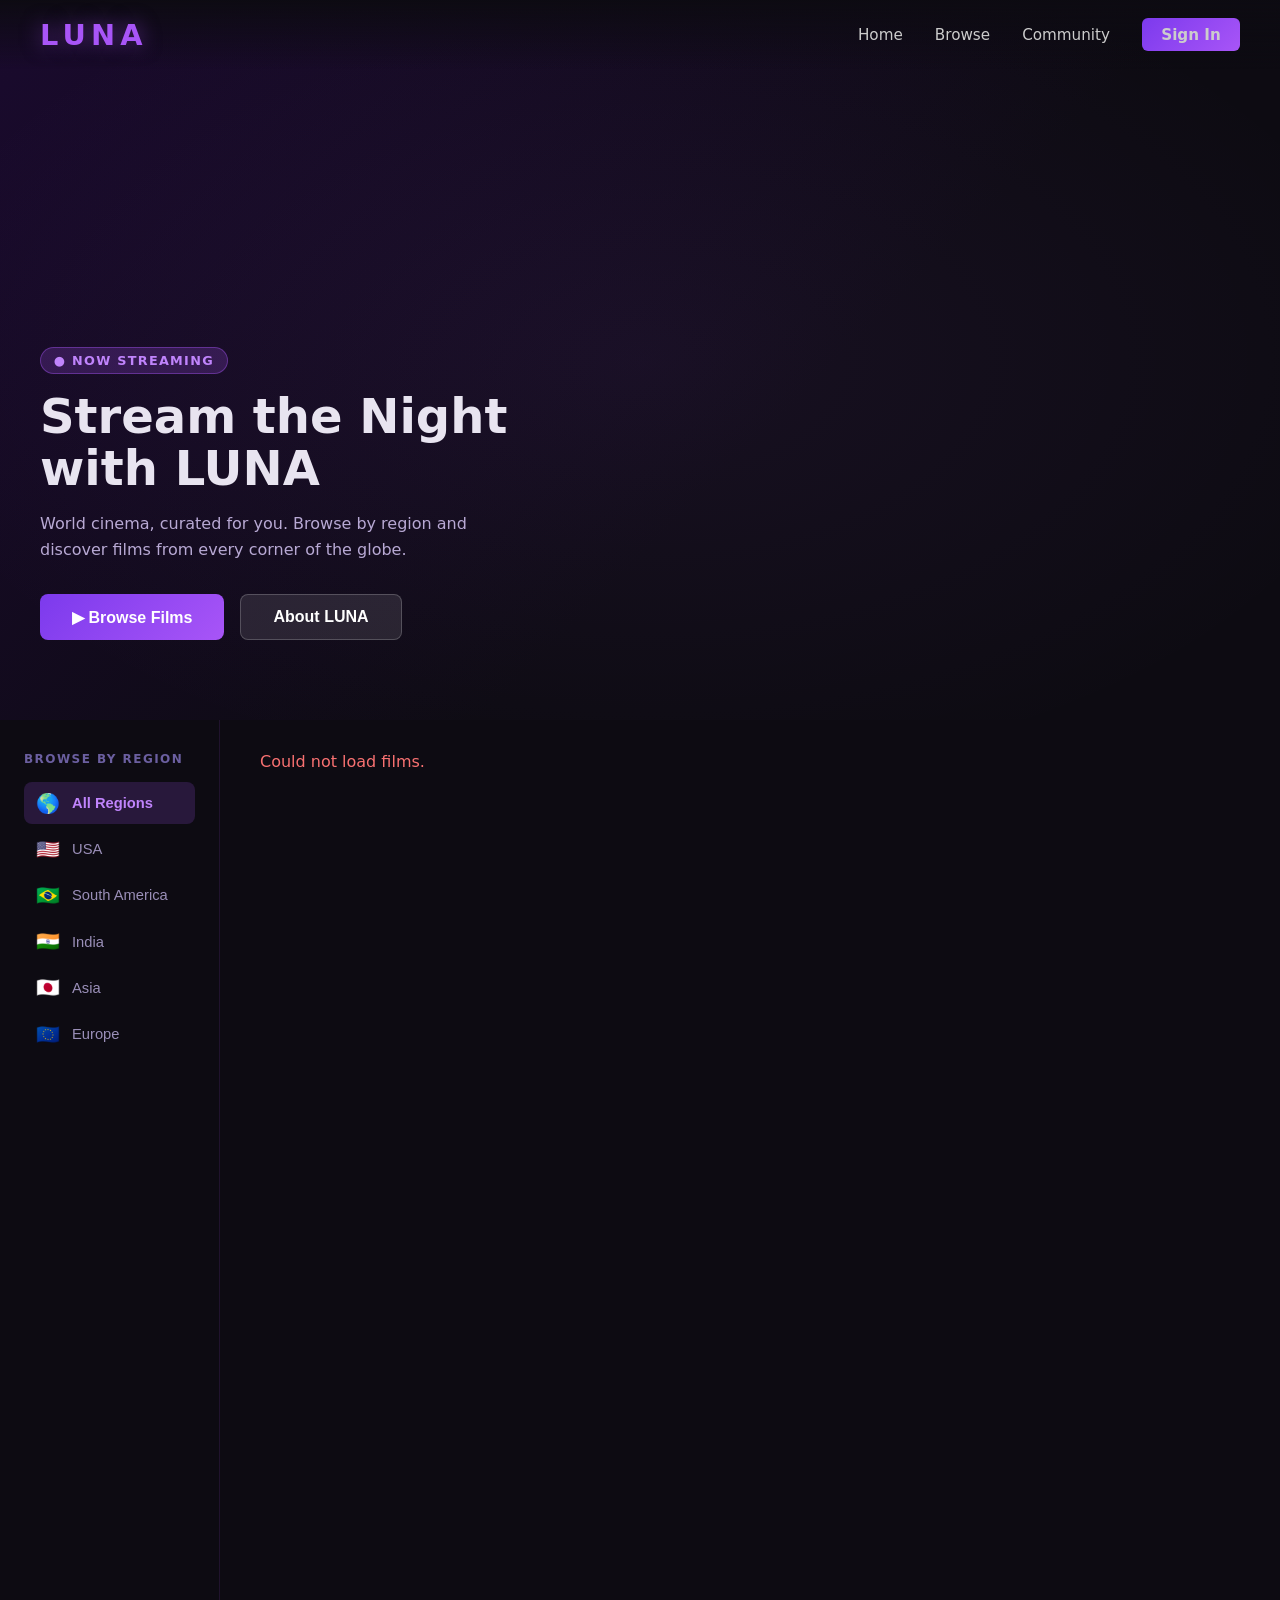
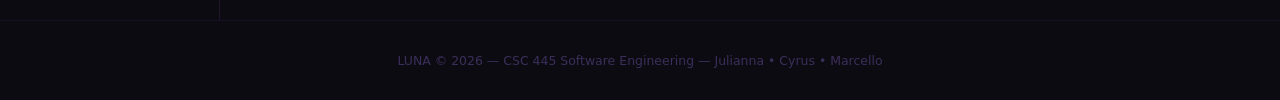
<file: index.html>
<!DOCTYPE html>
<html lang="en">
<head>
  <meta charset="UTF-8"/>
  <meta name="viewport" content="width=device-width,initial-scale=1"/>
  <title>LUNA — Stream the Night</title>
  <style>
    *{box-sizing:border-box;margin:0;padding:0}
    body{font-family:system-ui,sans-serif;background:#0d0b12;color:#e8e4f0;min-height:100vh;display:flex;flex-direction:column}
    nav{display:flex;justify-content:space-between;align-items:center;padding:1.1rem 2.5rem;background:linear-gradient(180deg,rgba(13,11,18,0.98),transparent);position:fixed;top:0;width:100%;z-index:100}
    .logo{font-size:1.8rem;font-weight:900;letter-spacing:.18em;color:#a855f7;text-shadow:0 0 20px rgba(168,85,247,0.5)}
    .nav-links{display:flex;gap:2rem;align-items:center}
    .nav-links a{color:#ccc;text-decoration:none;font-size:.95rem}
    .nav-links a:hover{color:#fff}
    .btn-signin{background:linear-gradient(135deg,#7c3aed,#a855f7);color:#fff;border:none;padding:.45rem 1.2rem;border-radius:6px;cursor:pointer;font-weight:600;font-size:.9rem;text-decoration:none}
    .hero{height:80vh;display:flex;align-items:flex-end;padding:0 2.5rem 5rem;background:linear-gradient(135deg,#1a0a2e,#0d0b12 60%),radial-gradient(ellipse 120% 80% at 30% 40%,#3b1d6e,transparent);position:relative}
    .hero::before{content:'';position:absolute;inset:0;background:radial-gradient(ellipse 60% 60% at 50% 50%,rgba(168,85,247,0.07),transparent)}
    .hero-content{max-width:550px;z-index:1}
    .hero-badge{display:inline-block;background:rgba(168,85,247,0.2);border:1px solid rgba(168,85,247,0.4);color:#c084fc;padding:.3rem .8rem;border-radius:20px;font-size:.8rem;font-weight:600;letter-spacing:.1em;margin-bottom:1rem}
    .hero h1{font-size:3rem;font-weight:900;line-height:1.1;margin-bottom:1rem}
    .hero p{color:#b8a9d4;font-size:1rem;line-height:1.6;margin-bottom:2rem;max-width:440px}
    .hero-btns{display:flex;gap:1rem}
    .btn-play{background:linear-gradient(135deg,#7c3aed,#a855f7);color:#fff;border:none;padding:.8rem 2rem;border-radius:8px;font-size:1rem;font-weight:700;cursor:pointer}
    .btn-play:hover{filter:brightness(1.1)}
    .btn-info{background:rgba(255,255,255,0.1);color:#fff;border:1px solid rgba(255,255,255,0.2);padding:.8rem 2rem;border-radius:8px;font-size:1rem;font-weight:600;cursor:pointer}
    .btn-info:hover{background:rgba(255,255,255,0.18)}
    .main{display:flex;flex:1;padding-top:0}
    .sidebar{width:220px;min-width:220px;padding:2rem 1.5rem;border-right:1px solid rgba(168,85,247,0.12);position:sticky;top:0;height:100vh;overflow-y:auto}
    .sidebar h3{font-size:.75rem;font-weight:700;letter-spacing:.12em;color:#6b5fa0;text-transform:uppercase;margin-bottom:1rem;margin-top:2rem}
    .sidebar h3:first-child{margin-top:0}
    .region-btn{display:flex;align-items:center;gap:.75rem;width:100%;background:none;border:none;color:#9a8fb8;padding:.6rem .75rem;border-radius:8px;cursor:pointer;font-size:.92rem;text-align:left;transition:all .2s;margin-bottom:.25rem}
    .region-btn:hover{background:rgba(168,85,247,0.1);color:#e8e4f0}
    .region-btn.active{background:rgba(168,85,247,0.18);color:#c084fc;font-weight:600}
    .region-flag{font-size:1.2rem}
    .content{flex:1;padding:2rem 2.5rem;overflow-x:hidden}
    .section-header{display:flex;align-items:baseline;gap:1rem;margin-bottom:1.25rem;margin-top:2rem}
    .section-header:first-child{margin-top:0}
    .section-title{font-size:1.15rem;font-weight:700;color:#e8e4f0}
    .section-count{font-size:.8rem;color:#6b5fa0}
    .row{display:flex;gap:1rem;overflow-x:auto;padding-bottom:.75rem;scrollbar-width:thin;scrollbar-color:rgba(168,85,247,0.3) transparent}
    .row::-webkit-scrollbar{height:4px}
    .row::-webkit-scrollbar-thumb{background:rgba(168,85,247,0.3);border-radius:2px}
    .card{flex:0 0 185px;background:#161222;border-radius:10px;overflow:visible;border:1px solid rgba(168,85,247,0.1);cursor:pointer;transition:transform .25s,border-color .25s,box-shadow .25s;position:relative}
    .card:hover{transform:scale(1.05);border-color:#a855f7;box-shadow:0 8px 30px rgba(168,85,247,0.25)}
    .poster{width:100%;height:260px;display:flex;flex-direction:column;align-items:center;justify-content:center;position:relative;overflow:hidden;border-radius:10px 10px 0 0}
    .poster-bg{position:absolute;inset:0;background:var(--grad)}
    .poster-icon{font-size:2.8rem;z-index:1;margin-bottom:.5rem}
    .poster-initial{font-size:4rem;font-weight:900;z-index:1;color:rgba(255,255,255,0.1);position:absolute;bottom:-.5rem;right:.5rem;line-height:1}
    .play-overlay{position:absolute;inset:0;background:rgba(0,0,0,0);display:flex;align-items:center;justify-content:center;opacity:0;transition:all .25s;z-index:2}
    .card:hover .play-overlay{background:rgba(0,0,0,0.45);opacity:1}
    .play-circle{width:48px;height:48px;border-radius:50%;background:rgba(168,85,247,0.9);display:flex;align-items:center;justify-content:center;font-size:1.2rem}
    .card-info{padding:.65rem .75rem}
    .card-title{font-size:.83rem;font-weight:600;color:#e8e4f0;margin-bottom:.3rem;white-space:nowrap;overflow:hidden;text-overflow:ellipsis}
    .card-meta{font-size:.72rem;color:#7c6fa0;display:flex;gap:.4rem;align-items:center;flex-wrap:wrap}
    .badge{background:rgba(168,85,247,0.15);color:#c084fc;padding:.1rem .35rem;border-radius:3px;font-size:.68rem;font-weight:600}
    .react-bar{display:flex;align-items:center;justify-content:space-between;padding:.4rem .75rem .6rem;border-top:1px solid rgba(168,85,247,0.08);position:relative}
    .reactions-display{display:flex;gap:.25rem;flex-wrap:wrap;font-size:.85rem}
    .reaction-chip{background:rgba(168,85,247,0.12);border-radius:20px;padding:.1rem .4rem;font-size:.78rem;display:flex;align-items:center;gap:.2rem;color:#c084fc}
    .react-btn{background:rgba(168,85,247,0.12);border:none;border-radius:6px;padding:.25rem .45rem;cursor:pointer;font-size:.9rem;color:#a855f7;transition:background .2s;position:relative;z-index:10}
    .react-btn:hover{background:rgba(168,85,247,0.25)}
    .emoji-picker{position:absolute;bottom:2.2rem;right:.5rem;background:#1e1730;border:1px solid rgba(168,85,247,0.3);border-radius:10px;padding:.5rem;display:flex;gap:.3rem;box-shadow:0 8px 24px rgba(0,0,0,0.5);z-index:200;display:none}
    .emoji-picker.open{display:flex}
    .emoji-opt{background:none;border:none;font-size:1.3rem;cursor:pointer;padding:.2rem .3rem;border-radius:6px;transition:background .15s}
    .emoji-opt:hover{background:rgba(168,85,247,0.2)}
    .empty{color:#4a3f6b;padding:2rem 0;font-size:.95rem}
    footer{text-align:center;padding:2rem;color:#3a2f5a;font-size:.78rem;border-top:1px solid rgba(168,85,247,0.07)}
  </style>
</head>
<body>
  <nav>
    <span class="logo">LUNA</span>
    <div class="nav-links">
      <a href="/index.html">Home</a>
      <a href="/index.html">Browse</a>
      <a href="/index.html">Community</a>
      <a href="/login/" class="btn-signin">Sign In</a>
    </div>
  </nav>

  <div class="hero">
    <div class="hero-content">
      <span class="hero-badge">&#9679; NOW STREAMING</span>
      <h1>Stream the Night with LUNA</h1>
      <p>World cinema, curated for you. Browse by region and discover films from every corner of the globe.</p>
      <div class="hero-btns">
        <button class="btn-play" onclick="document.querySelector('.main').scrollIntoView({behavior:'smooth'})">&#9654; Browse Films</button>
        <button class="btn-info">About LUNA</button>
      </div>
    </div>
  </div>

  <div class="main">
    <div class="sidebar">
      <h3>Browse by Region</h3>
      <button class="region-btn active" onclick="filterRegion(this,'all')"><span class="region-flag">&#127758;</span> All Regions</button>
      <button class="region-btn" onclick="filterRegion(this,'USA')"><span class="region-flag">&#127482;&#127480;</span> USA</button>
      <button class="region-btn" onclick="filterRegion(this,'South America')"><span class="region-flag">&#127463;&#127479;</span> South America</button>
      <button class="region-btn" onclick="filterRegion(this,'India')"><span class="region-flag">&#127470;&#127475;</span> India</button>
      <button class="region-btn" onclick="filterRegion(this,'Asia')"><span class="region-flag">&#127471;&#127477;</span> Asia</button>
      <button class="region-btn" onclick="filterRegion(this,'Europe')"><span class="region-flag">&#127466;&#127482;</span> Europe</button>
    </div>
    <div class="content" id="content">
      <p style="color:#6b5fa0;padding:2rem 0">Loading films...</p>
    </div>
  </div>

  <footer>
    <p>LUNA &copy; 2026 &mdash; CSC 445 Software Engineering &mdash; Julianna &bull; Cyrus &bull; Marcello</p>
  </footer>

  <script>
    var API = "https://2xf2izsgwg.execute-api.us-east-2.amazonaws.com";
    var GRADS = [
      "linear-gradient(135deg,#1a0533,#6b21a8)",
      "linear-gradient(135deg,#0c1a3a,#1d4ed8)",
      "linear-gradient(135deg,#1a0a00,#92400e)",
      "linear-gradient(135deg,#0a1a0a,#166534)",
      "linear-gradient(135deg,#1a001a,#86198f)",
      "linear-gradient(135deg,#001a1a,#0f766e)",
      "linear-gradient(135deg,#1a1500,#a16207)"
    ];
    var ICONS = ["&#127849;","&#127756;","&#9876;","&#127775;","&#127916;","&#128081;","&#127754;"];
    var EMOJIS = ["\uD83D\uDD25","\u2764\uFE0F","\uD83D\uDE02","\uD83D\uDE31","\uD83D\uDC4F","\uD83E\uDD29"];
    var allVideos = [];
    var reactionsCache = {};

    function closeAllPickers() {
      document.querySelectorAll(".emoji-picker.open").forEach(function(p){ p.classList.remove("open"); });
    }

    document.addEventListener("click", function(e){
      if (!e.target.closest(".react-btn") && !e.target.closest(".emoji-picker")) closeAllPickers();
    });

    function togglePicker(e, videoID) {
      e.stopPropagation();
      var picker = document.getElementById("picker-" + videoID);
      var isOpen = picker.classList.contains("open");
      closeAllPickers();
      if (!isOpen) picker.classList.add("open");
    }

    function sendReaction(e, videoID, emoji) {
      e.stopPropagation();
      closeAllPickers();
      fetch(API + "/reactions", {
        method: "POST",
        headers: {"Content-Type":"application/json"},
        body: JSON.stringify({ videoID: videoID, emoji: emoji })
      })
      .then(function(){ loadReactions(videoID); })
      .catch(function(err){ console.error(err); });
    }

    function loadReactions(videoID) {
      fetch(API + "/reactions?videoID=" + encodeURIComponent(videoID))
        .then(function(r){ return r.json(); })
        .then(function(data){
          reactionsCache[videoID] = data;
          var display = document.getElementById("rdisplay-" + videoID);
          if (!display) return;
          if (!data.length) { display.innerHTML = ""; return; }
          display.innerHTML = data.map(function(r){
            return '<span class="reaction-chip">'+r.emoji+' <span>'+r.count+'</span></span>';
          }).join('');
        })
        .catch(function(){});
    }

    function makeCard(v, i) {
      var grad = GRADS[i % GRADS.length];
      var icon = ICONS[i % ICONS.length];
      var initial = v.title ? v.title[0].toUpperCase() : "L";
      var year = v.year || "";
      var genre = v.genre || "";
      var vid = v.videoID || v.videoId || "";
      var pickerEmojis = EMOJIS.map(function(em){
        return '<button class="emoji-opt" onclick="sendReaction(event,\''+vid+'\',\''+em+'\')">'+em+'</button>';
      }).join('');
      var posterHTML = v.poster
        ? '<img src="'+v.poster+'" alt="'+v.title+'" style="width:100%;height:100%;object-fit:cover;display:block;" onerror="this.parentNode.style.background=\'linear-gradient(135deg,#1a0533,#6b21a8)\';this.style.display=\'none\'">'
        : '<div style="width:100%;height:100%;background:'+grad+';display:flex;align-items:center;justify-content:center;font-size:2.8rem;">'+icon+'</div>';
      return '<div class="card">'
        +'<div class="poster" style="--grad:'+grad+';overflow:hidden;" onclick="location.href=\'/player.html?key='+encodeURIComponent(v.s3Key)+'&title='+encodeURIComponent(v.title)+'\'">'
        +posterHTML
        +'<div class="play-overlay"><div class="play-circle">&#9654;</div></div>'
        +'</div>'
        +'<div class="card-info" onclick="location.href=\'/player.html?key='+encodeURIComponent(v.s3Key)+'&title='+encodeURIComponent(v.title)+'\'">'
        +'<div class="card-title">'+v.title+'</div>'
        +'<div class="card-meta">'+(year?'<span>'+year+'</span>':'')+(genre?'<span class="badge">'+genre+'</span>':'')+'</div>'
        +'</div>'
        +'<div class="react-bar">'
        +'<div class="reactions-display" id="rdisplay-'+vid+'"></div>'
        +'<button class="react-btn" onclick="togglePicker(event,\''+vid+'\')">&#128515; +</button>'
        +'<div class="emoji-picker" id="picker-'+vid+'">'+pickerEmojis+'</div>'
        +'</div>'
        +'</div>';
    }

    function renderContent(region) {
      var content = document.getElementById("content");
      var filtered = region === "all" ? allVideos : allVideos.filter(function(v){ return v.region === region; });
      if (!filtered.length) { content.innerHTML = '<p class="empty">No films found.</p>'; return; }
      var flags = {"USA":"&#127482;&#127480;","South America":"&#127463;&#127479;","India":"&#127470;&#127475;","Asia":"&#127471;&#127477;","Europe":"&#127466;&#127482;"};
      var html = "";
      if (region === "all") {
        ["USA","South America","India","Asia","Europe"].forEach(function(r){
          var group = allVideos.filter(function(v){ return v.region === r; });
          if (!group.length) return;
          html += '<div class="section-header"><span class="section-title">'+(flags[r]||"")+" "+r+'</span><span class="section-count">'+group.length+' films</span></div>';
          html += '<div class="row">'+group.map(makeCard).join('')+'</div>';
        });
      } else {
        html = '<div class="section-header"><span class="section-title">'+(flags[region]||"")+" "+region+'</span><span class="section-count">'+filtered.length+' films</span></div>'
          +'<div class="row">'+filtered.map(makeCard).join('')+'</div>';
      }
      content.innerHTML = html || '<p class="empty">No films yet.</p>';
      filtered.forEach(function(v){
        var vid = v.videoID || v.videoId || "";
        if (vid) loadReactions(vid);
      });
    }

    function filterRegion(btn, region) {
      document.querySelectorAll(".region-btn").forEach(function(b){ b.classList.remove("active"); });
      btn.classList.add("active");
      renderContent(region);
    }

    fetch(API + "/videos")
      .then(function(r){ return r.json(); })
      .then(function(videos){ allVideos = videos; renderContent("all"); })
      .catch(function(){ document.getElementById("content").innerHTML = '<p style="color:#f87171">Could not load films.</p>'; });
  </script>
</body>
</html>
</file>
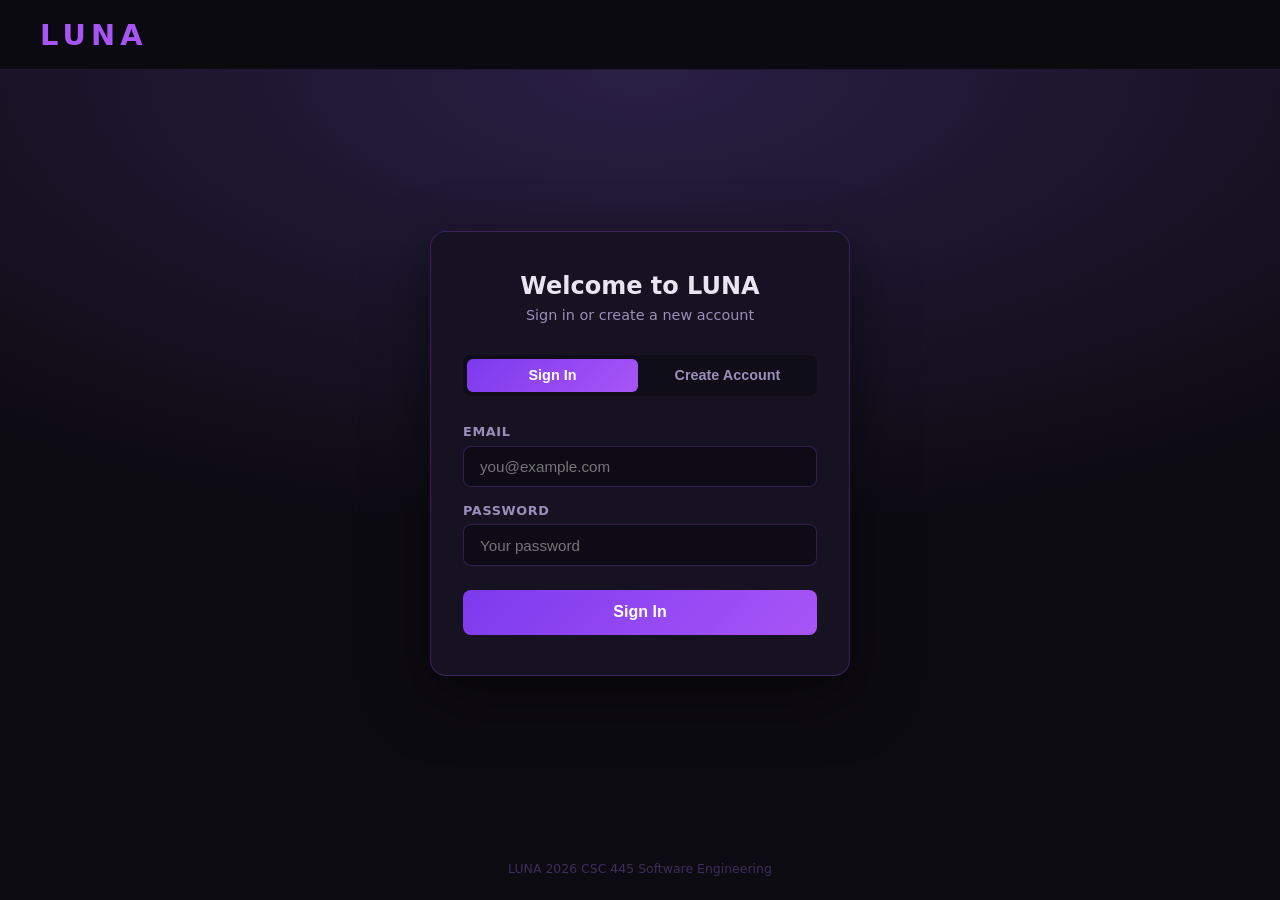
<file: login/index.html>
<!DOCTYPE html>
<html lang="en">
<head>
  <meta charset="UTF-8"/>
  <meta name="viewport" content="width=device-width,initial-scale=1"/>
  <title>LUNA Sign In</title>
  <style>
    *{box-sizing:border-box;margin:0;padding:0}
    body{font-family:system-ui,sans-serif;background:#0d0b12;color:#e8e4f0;min-height:100vh;display:flex;flex-direction:column}
    nav{display:flex;justify-content:space-between;align-items:center;padding:1.1rem 2.5rem;background:rgba(13,11,18,0.98);border-bottom:1px solid rgba(168,85,247,0.15)}
    .logo{font-size:1.8rem;font-weight:900;letter-spacing:.18em;color:#a855f7;text-decoration:none}
    .center{flex:1;display:flex;align-items:center;justify-content:center;padding:2rem;background:radial-gradient(ellipse 80% 60% at 50% 0%,#2a1f45,#0d0b12)}
    .box{background:#161222;border:1px solid rgba(168,85,247,0.25);border-radius:16px;padding:2.5rem 2rem;width:100%;max-width:420px;box-shadow:0 20px 60px rgba(0,0,0,0.5)}
    .box-title{font-size:1.5rem;font-weight:800;margin-bottom:.4rem;text-align:center}
    .box-sub{color:#9a8fb8;font-size:.9rem;text-align:center;margin-bottom:2rem}
    .tabs{display:flex;background:rgba(0,0,0,0.3);border-radius:8px;padding:.25rem;margin-bottom:1.75rem;gap:.25rem}
    .tab{flex:1;border:none;background:none;color:#9a8fb8;padding:.55rem;border-radius:6px;cursor:pointer;font-size:.9rem;font-weight:600;transition:all .2s}
    .tab.active{background:linear-gradient(135deg,#7c3aed,#a855f7);color:#fff}
    label{display:block;font-size:.8rem;font-weight:600;color:#9a8fb8;margin-bottom:.4rem;margin-top:1rem;letter-spacing:.05em;text-transform:uppercase}
    input{width:100%;background:rgba(0,0,0,0.35);border:1px solid rgba(168,85,247,0.25);border-radius:8px;padding:.7rem 1rem;color:#e8e4f0;font-size:.95rem;outline:none}
    input:focus{border-color:#a855f7}
    .btn{width:100%;background:linear-gradient(135deg,#7c3aed,#a855f7);color:#fff;border:none;padding:.85rem;border-radius:8px;font-size:1rem;font-weight:700;cursor:pointer;margin-top:1.5rem}
    .btn:disabled{opacity:.6;cursor:not-allowed}
    .msg{margin-top:1rem;padding:.75rem 1rem;border-radius:8px;font-size:.88rem;text-align:center;display:none}
    .msg.error{background:rgba(248,113,113,0.12);border:1px solid rgba(248,113,113,0.3);color:#f87171;display:block}
    .msg.success{background:rgba(168,85,247,0.12);border:1px solid rgba(168,85,247,0.3);color:#c084fc;display:block}
    footer{text-align:center;padding:1.5rem;color:#3a2f5a;font-size:.78rem}
  </style>
</head>
<body>
  <nav>
    <a href="/index.html" class="logo">LUNA</a>
  </nav>
  <div class="center">
    <div class="box">
      <div class="box-title">Welcome to LUNA</div>
      <div class="box-sub">Sign in or create a new account</div>
      <div class="tabs">
        <button class="tab active" id="tab-signin" onclick="switchTab('signin')">Sign In</button>
        <button class="tab" id="tab-signup" onclick="switchTab('signup')">Create Account</button>
      </div>
      <div id="signin-section">
        <label>Email</label>
        <input type="email" id="si-email" placeholder="you@example.com"/>
        <label>Password</label>
        <input type="password" id="si-pass" placeholder="Your password"/>
        <button class="btn" id="si-btn" onclick="doSignIn()">Sign In</button>
        <div class="msg" id="si-msg"></div>
      </div>
      <div id="signup-section" style="display:none">
        <label>Email</label>
        <input type="email" id="su-email" placeholder="you@example.com"/>
        <label>Password</label>
        <input type="password" id="su-pass" placeholder="Min 8 chars, 1 number, 1 symbol"/>
        <button class="btn" id="su-btn" onclick="doSignUp()">Create Account</button>
        <div class="msg" id="su-msg"></div>
      </div>
      <div id="verify-section" style="display:none">
        <label>Verification Code</label>
        <div style="color:#9a8fb8;font-size:.85rem;margin-bottom:.75rem">Check your email for a 6-digit code.</div>
        <input type="text" id="v-code" placeholder="123456" maxlength="6"/>
        <button class="btn" onclick="doVerify()">Verify Account</button>
        <div class="msg" id="v-msg"></div>
      </div>
    </div>
  </div>
  <footer><p>LUNA 2026 CSC 445 Software Engineering</p></footer>
  <script>
    var CLIENT_ID = "5sjo2sptdteijhu42bmc07fmg6";
    var API_URL = "https://cognito-idp.us-east-2.amazonaws.com/";
    var pendingEmail = "";
    function switchTab(tab) {
      document.getElementById("signin-section").style.display = tab === "signin" ? "block" : "none";
      document.getElementById("signup-section").style.display = tab === "signup" ? "block" : "none";
      document.getElementById("verify-section").style.display = "none";
      document.getElementById("tab-signin").classList.toggle("active", tab === "signin");
      document.getElementById("tab-signup").classList.toggle("active", tab === "signup");
    }
    function cognitoCall(action, payload) {
      return fetch(API_URL, {
        method: "POST",
        headers: { "Content-Type": "application/x-amz-json-1.1", "X-Amz-Target": "AWSCognitoIdentityProviderService." + action },
        body: JSON.stringify(payload)
      }).then(function(r) { return r.json(); });
    }
    function showMsg(id, text, type) {
      var el = document.getElementById(id);
      el.textContent = text;
      el.className = "msg " + type;
    }
    function doSignIn() {
      var email = document.getElementById("si-email").value.trim();
      var pass = document.getElementById("si-pass").value;
      if (!email || !pass) { showMsg("si-msg", "Please fill in all fields.", "error"); return; }
      var btn = document.getElementById("si-btn");
      btn.disabled = true; btn.textContent = "Signing in...";
      cognitoCall("InitiateAuth", { AuthFlow: "USER_PASSWORD_AUTH", ClientId: CLIENT_ID, AuthParameters: { USERNAME: email, PASSWORD: pass } })
      .then(function(data) {
        btn.disabled = false; btn.textContent = "Sign In";
        if (data.AuthenticationResult) {
          localStorage.setItem("luna_token", data.AuthenticationResult.IdToken);
          localStorage.setItem("luna_email", email);
          showMsg("si-msg", "Signed in. Redirecting...", "success");
          setTimeout(function() { window.location.href = "/index.html"; }, 1000);
        } else {
          var m = data.__type === "NotAuthorizedException" ? "Wrong email or password." :
                  data.__type === "UserNotConfirmedException" ? "Please verify your email first." :
                  data.message || data.__type;
          showMsg("si-msg", m, "error");
        }
      }).catch(function() { btn.disabled = false; btn.textContent = "Sign In"; showMsg("si-msg", "Connection error.", "error"); });
    }
    function doSignUp() {
      var email = document.getElementById("su-email").value.trim();
      var pass = document.getElementById("su-pass").value;
      if (!email || !pass) { showMsg("su-msg", "Please fill in all fields.", "error"); return; }
      if (pass.length < 8) { showMsg("su-msg", "Password must be at least 8 characters.", "error"); return; }
      var btn = document.getElementById("su-btn");
      btn.disabled = true; btn.textContent = "Creating account...";
      cognitoCall("SignUp", { ClientId: CLIENT_ID, Username: email, Password: pass, UserAttributes: [{ Name: "email", Value: email }] })
      .then(function(data) {
        btn.disabled = false; btn.textContent = "Create Account";
        if (data.UserSub) {
          pendingEmail = email;
          document.getElementById("signup-section").style.display = "none";
          document.getElementById("verify-section").style.display = "block";
        } else {
          var m = data.__type === "UsernameExistsException" ? "Account already exists." :
                  data.__type === "InvalidPasswordException" ? "Password needs uppercase, number and symbol." :
                  data.message || data.__type;
          showMsg("su-msg", m, "error");
        }
      }).catch(function() { btn.disabled = false; btn.textContent = "Create Account"; showMsg("su-msg", "Connection error.", "error"); });
    }
    function doVerify() {
      var code = document.getElementById("v-code").value.trim();
      if (!code) { showMsg("v-msg", "Enter the code from your email.", "error"); return; }
      cognitoCall("ConfirmSignUp", { ClientId: CLIENT_ID, Username: pendingEmail, ConfirmationCode: code })
      .then(function(data) {
        if (data.__type) { showMsg("v-msg", data.message || "Invalid code.", "error"); }
        else { showMsg("v-msg", "Account verified. You can now sign in.", "success"); setTimeout(function() { switchTab("signin"); }, 1500); }
      }).catch(function() { showMsg("v-msg", "Connection error.", "error"); });
    }
  </script>
</body>
</html>
</file>
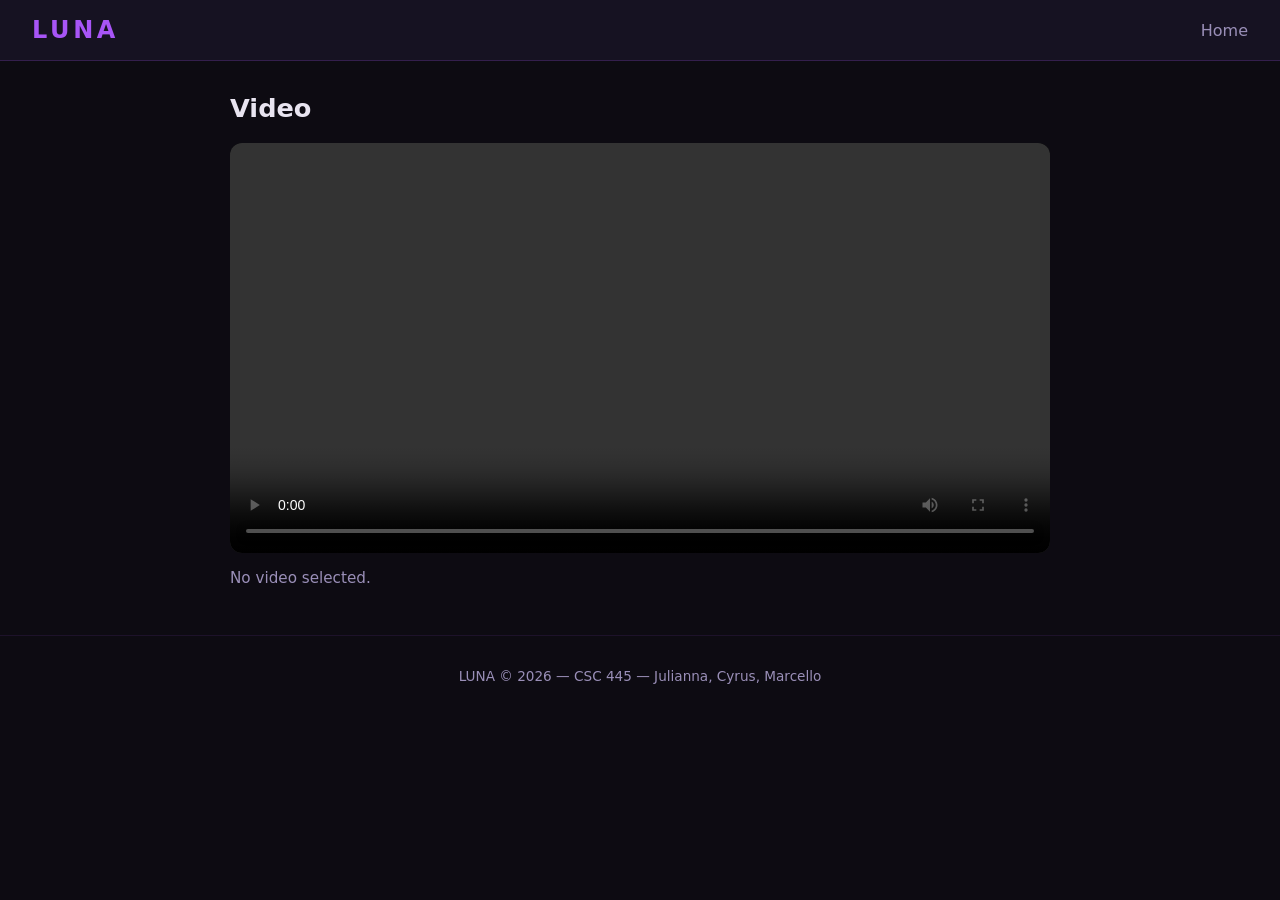
<file: player.html>
<!DOCTYPE html>
<html lang="en">
<head>
  <meta charset="UTF-8"/>
  <meta name="viewport" content="width=device-width,initial-scale=1"/>
  <title>LUNA - Watch</title>
  <style>
    *{box-sizing:border-box;margin:0;padding:0}
    body{font-family:system-ui,sans-serif;background:#0d0b12;color:#e8e4f0}
    nav{display:flex;justify-content:space-between;align-items:center;padding:1rem 2rem;background:#161222;border-bottom:1px solid rgba(168,85,247,0.2)}
    .logo{font-size:1.5rem;font-weight:800;letter-spacing:.15em;color:#a855f7}
    nav a{color:#9a8fb8;text-decoration:none;margin-left:1.5rem}
    nav a:hover{color:#e8e4f0}
    .wrap{max-width:860px;margin:2rem auto;padding:0 1.25rem}
    h2{margin-bottom:1.25rem;font-size:1.6rem}
    video{width:100%;border-radius:12px;background:#000;display:block}
    .msg{margin-top:1rem;font-size:0.95rem;color:#9a8fb8}
    footer{text-align:center;padding:2rem;color:#9a8fb8;font-size:.85rem;margin-top:3rem;border-top:1px solid rgba(168,85,247,0.1)}
  </style>
</head>
<body>
  <nav>
    <span class="logo">LUNA</span>
    <div><a href="/index.html">Home</a></div>
  </nav>
  <div class="wrap">
    <h2 id="ttl">Loading...</h2>
    <video id="vid" controls playsinline></video>
    <p id="msg" class="msg">Fetching video...</p>
  </div>
  <footer><p>LUNA &copy; 2026 &mdash; CSC 445 &mdash; Julianna, Cyrus, Marcello</p></footer>
  <script>
    var API = "https://2xf2izsgwg.execute-api.us-east-2.amazonaws.com";
    var p = new URLSearchParams(window.location.search);
    var key = p.get("key");
    var title = p.get("title");
    document.getElementById("ttl").textContent = title ? decodeURIComponent(title) : "Video";
    if (!key) {
      document.getElementById("msg").textContent = "No video selected.";
    } else {
      fetch(API + "/video-url?key=" + encodeURIComponent(key))
        .then(function(r){ return r.json(); })
        .then(function(d){
          document.getElementById("msg").textContent = "";
          document.getElementById("vid").src = d.url;
          document.getElementById("vid").load();
        })
        .catch(function(e){
          document.getElementById("msg").textContent = "Error: " + e.message;
        });
    }
  </script>
</body>
</html>
</file>
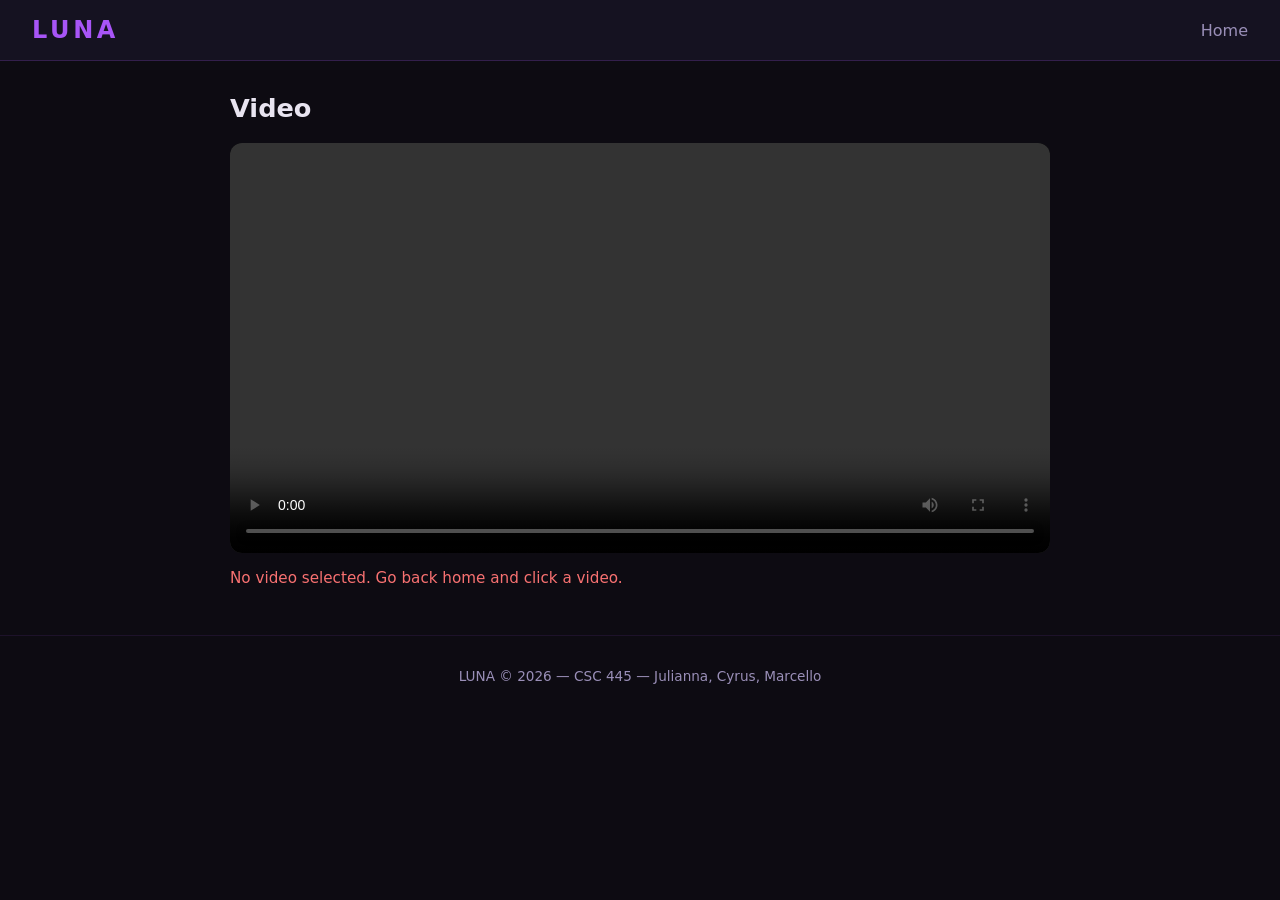
<file: watch.html>
<!DOCTYPE html>
<html lang="en">
<head>
  <meta charset="UTF-8"/>
  <meta name="viewport" content="width=device-width,initial-scale=1"/>
  <title>LUNA — Watch</title>
  <style>
    :root{--bg:#0d0b12;--surface:#161222;--accent:#a855f7;--text:#e8e4f0;--muted:#9a8fb8}
    *{box-sizing:border-box;margin:0;padding:0}
    body{font-family:system-ui,sans-serif;background:var(--bg);color:var(--text)}
    .navbar{display:flex;justify-content:space-between;align-items:center;padding:1rem 2rem;background:rgba(22,18,34,0.95);border-bottom:1px solid rgba(168,85,247,0.2)}
    .logo{font-size:1.5rem;font-weight:800;letter-spacing:.15em;color:var(--accent)}
    .nav-links{display:flex;gap:1.5rem;align-items:center}
    .nav-links a{color:var(--muted);text-decoration:none}
    .nav-links a:hover{color:var(--text)}
    .wrap{max-width:860px;margin:2rem auto;padding:0 1.25rem}
    h2{margin-bottom:1.25rem;font-size:1.6rem}
    video{width:100%;border-radius:12px;background:#000;display:block}
    .msg{margin-top:1rem;font-size:0.95rem}
    .error{color:#f87171}
    .loading{color:var(--muted)}
    footer{text-align:center;padding:2rem;color:var(--muted);font-size:.85rem;border-top:1px solid rgba(168,85,247,0.1);margin-top:3rem}
  </style>
</head>
<body>
  <nav class="navbar">
    <span class="logo">LUNA</span>
    <div class="nav-links">
      <a href="index.html">Home</a>
    </div>
  </nav>
  <div class="wrap">
    <h2 id="video-title">Loading...</h2>
    <video id="player" controls playsinline></video>
    <p id="msg" class="msg loading">Fetching video link...</p>
  </div>
  <footer><p>LUNA &copy; 2026 &mdash; CSC 445 &mdash; Julianna, Cyrus, Marcello</p></footer>
  <script>
    const API = "https://2xf2izsgwg.execute-api.us-east-2.amazonaws.com";
    const params = new URLSearchParams(window.location.search);
    const key = params.get("key");
    const title = params.get("title");
    const player = document.getElementById("player");
    const msg = document.getElementById("msg");

    document.getElementById("video-title").textContent = title ? decodeURIComponent(title) : "Video";

    if (!key) {
      msg.className = "msg error";
      msg.textContent = "No video selected. Go back home and click a video.";
    } else {
      fetch(API + "/video-url?key=" + encodeURIComponent(key))
        .then(function(r){ return r.json(); })
        .then(function(data){
          msg.textContent = "";
          if (data.url) {
            player.setAttribute("src", data.url);
            player.load();
            player.play().catch(function(){});
          } else {
            msg.className = "msg error";
            msg.textContent = "Could not get video link.";
          }
        })
        .catch(function(e){
          msg.className = "msg error";
          msg.textContent = "Error: " + e.message;
        });
    }
  </script>
</body>
</html>
</file>
